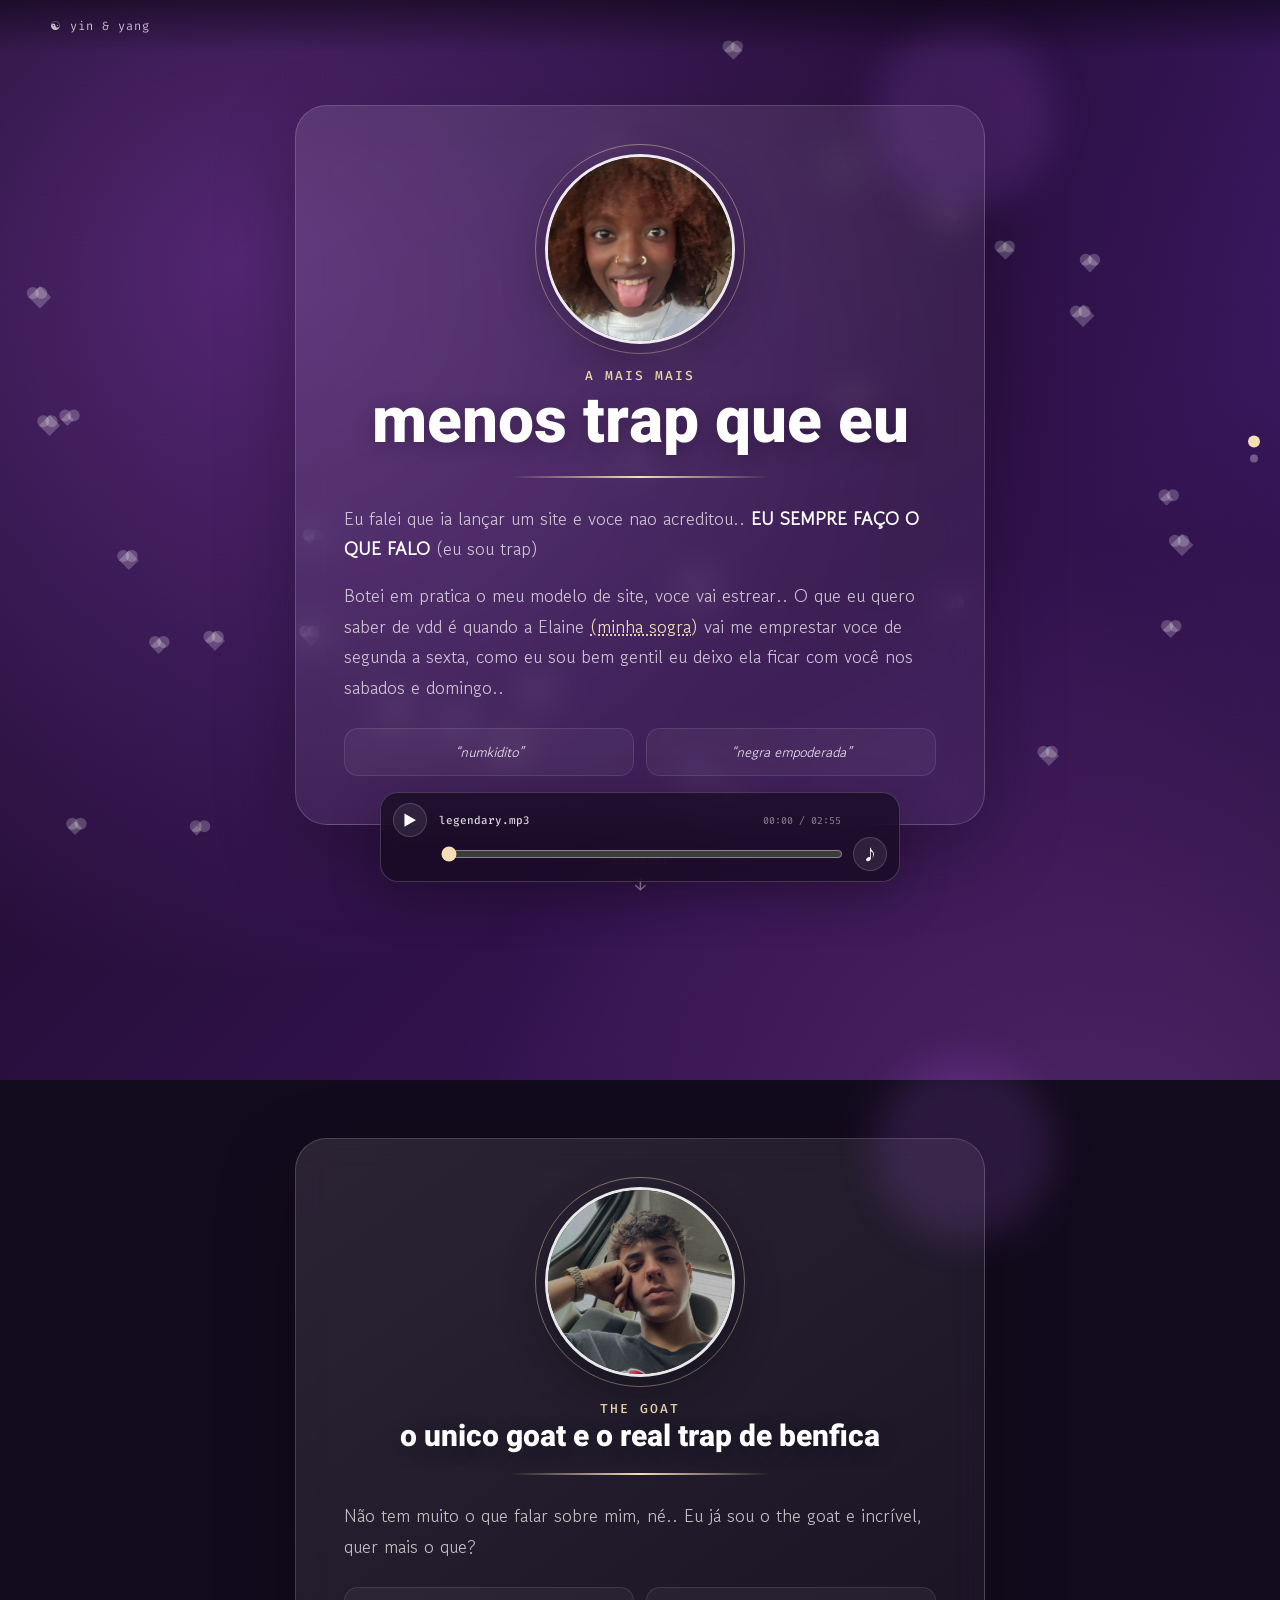
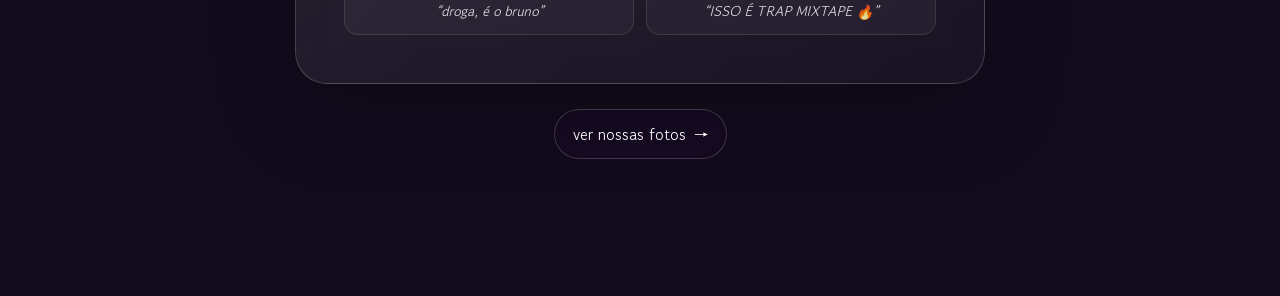
<file: index.html>
<!DOCTYPE html>
<html lang="pt-BR">
<head>
  <meta charset="UTF-8">
  <meta name="viewport" content="width=device-width, initial-scale=1.0">
  <meta name="theme-color" content="#3a1759">
  <meta property="og:title" content="yin e yang">
  <meta property="og:type" content="website">
  <title>yin e yang</title>
  <link rel="preconnect" href="https://fonts.googleapis.com">
  <link rel="preconnect" href="https://fonts.gstatic.com" crossorigin>
  <link href="https://fonts.googleapis.com/css2?family=Fira+Code:wght@400;500;600&family=Gowun+Dodum&family=Heebo:wght@400;500;600;700;800&display=swap" rel="stylesheet">
  <link rel="stylesheet" href="index.css">
</head>
<body>
  <div class="aurora" aria-hidden="true"></div>
  <div class="noise" aria-hidden="true"></div>
  <div id="hearts" class="hearts-container" aria-hidden="true"></div>

  <nav class="topbar" aria-label="Navegação">
    <span class="brand">☯ yin &amp; yang</span>
  </nav>

  <div class="progress" aria-hidden="true">
    <button class="progress-dot active" data-target="section-ste" aria-label="Ir para ela"></button>
    <button class="progress-dot" data-target="section-bruno" aria-label="Ir para Bruno"></button>
  </div>

  <main>
    <section id="section-ste" class="chapter chapter-ste">
      <div class="chapter-inner">
        <article class="person-card">
          <div class="portrait-wrap" id="ste-portrait-wrap">
            <button class="portrait-button" id="thought-trigger" type="button" aria-label="Mostrar pensamento dela">
              <img src="./ela.jpg" alt="Foto dela" class="portrait">
            </button>
            <span class="portrait-ring" aria-hidden="true"></span>
            <div class="thought-balloon" id="ste-thought" role="status" aria-hidden="true">
              <span>gente o bruninho é taaaao lindo</span>
            </div>
          </div>

          <div class="person-heading">
            <p class="eyebrow">a mais mais</p>
            <h1>menos trap que eu</h1>
            <div class="divider"></div>
          </div>

          <div class="about-card">
            <p>Eu falei que ia lançar um site e voce nao acreditou.. <strong>EU SEMPRE FAÇO O QUE FALO</strong> (eu sou trap)</p>
            <p>Botei em pratica o meu modelo de site, voce vai estrear.. O que eu quero saber de vdd é quando a Elaine <button class="spoiler-click" type="button">(minha sogra)</button> vai me emprestar voce de segunda a sexta, como eu sou bem gentil eu deixo ela ficar com você nos sabados e domingo..</p>
          </div>

          <div class="quotes" aria-label="Frases">
            <blockquote>“numkidito”</blockquote>
            <blockquote>“negra empoderada”</blockquote>
          </div>
        </article>

        <div class="scroll-cue" aria-hidden="true">
          <span>desce aí</span>
          <i>↓</i>
        </div>
      </div>
    </section>

    <section id="section-bruno" class="chapter chapter-bruno">
      <div class="chapter-inner">
        <article class="person-card">
          <div class="portrait-wrap" id="bruno-portrait-wrap">
            <button class="portrait-button" id="thought-trigger-bruno" type="button" aria-label="Mostrar pensamento do Bruno">
              <img src="./bruno.jpg" alt="Foto do Bruno" class="portrait">
            </button>
            <span class="portrait-ring" aria-hidden="true"></span>
            <div class="thought-balloon" id="bruno-thought" role="status" aria-hidden="true">
              <span>a Ste é taaaao linda</span>
            </div>
          </div>

          <div class="person-heading">
            <p class="eyebrow">the goat</p>
            <h2>o unico goat e o real trap de benfica</h2>
            <div class="divider"></div>
          </div>

          <div class="about-card">
            <p>Não tem muito o que falar sobre mim, né.. Eu já sou o the goat e incrível, quer mais o que?</p>
          </div>

          <div class="quotes" aria-label="Frases">
            <blockquote>“droga, é o bruno”</blockquote>
            <blockquote>“ISSO É TRAP MIXTAPE 🔥”</blockquote>
          </div>
        </article>

        <a href="fotos.html" class="final-link">ver nossas fotos <span>→</span></a>
      </div>
    </section>
  </main>


  <div class="music-player" id="music-player">
    <audio id="site-music-audio" src="./legendary.mp3" preload="metadata"></audio>
    <button id="music-toggle" class="music-button" type="button" aria-label="Tocar música">▶</button>
    <div class="music-info">
      <span class="music-title">legendary.mp3</span>
      <span id="music-time">00:00 / 00:00</span>
    </div>
    <input id="music-progress" class="music-progress" type="range" min="0" max="100" value="0" step="0.1" aria-label="Progresso da música">
    <button id="music-volume" class="music-volume" type="button" aria-label="Silenciar música">♪</button>
  </div>

  <script src="index.js"></script>
</body>
</html>
</file>
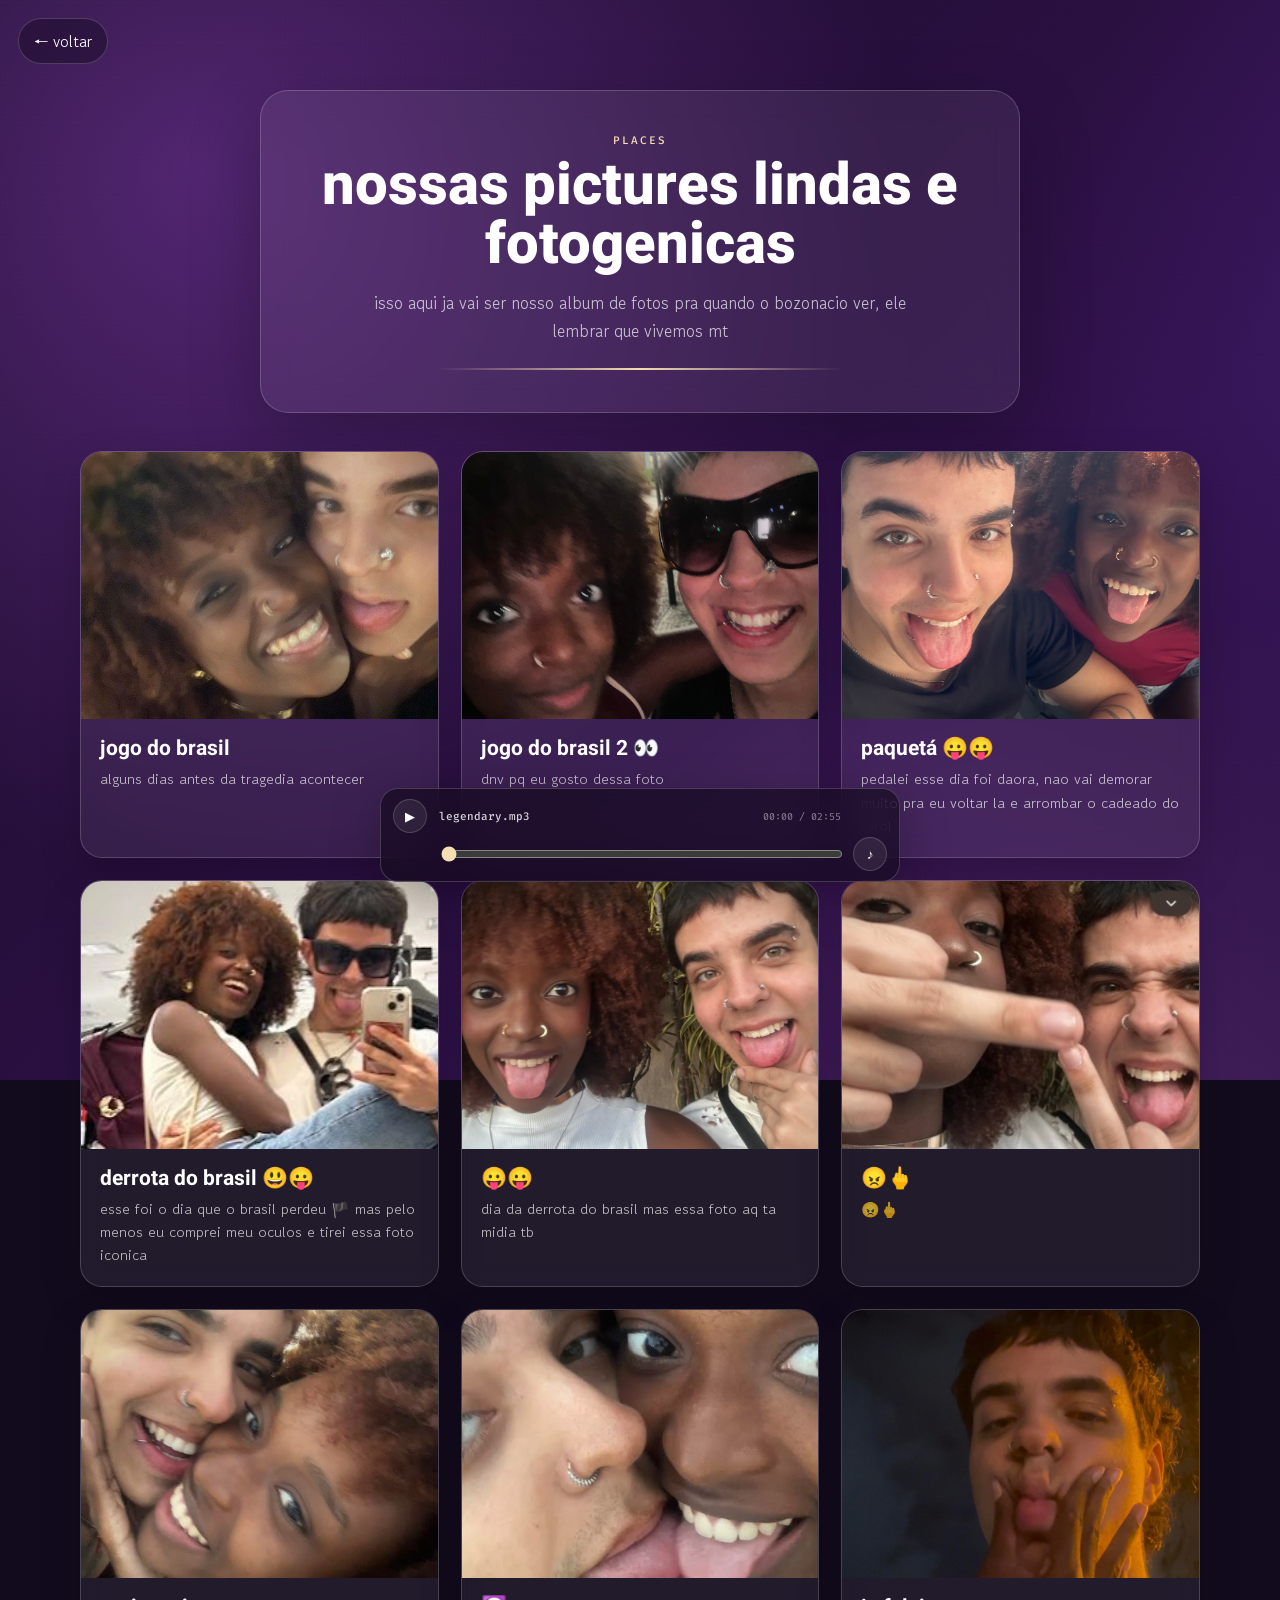
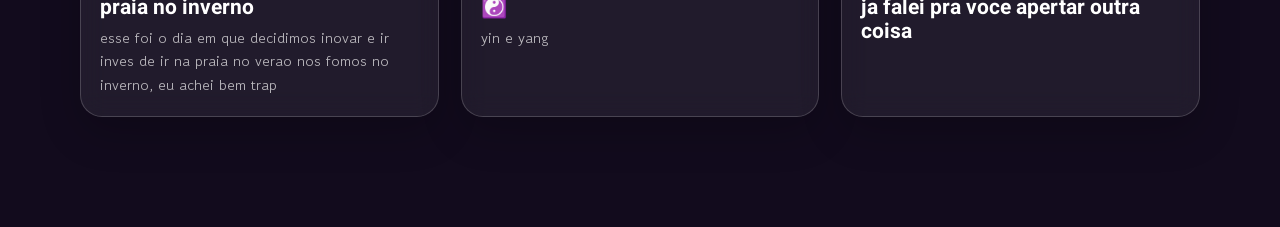
<file: fotos.html>
<!DOCTYPE html>
<html lang="pt-BR">
<head>
  <meta charset="UTF-8">
  <meta name="viewport" content="width=device-width, initial-scale=1.0">
  <meta name="theme-color" content="#3a1759">
  <title>nossas fotos</title>
  <link rel="preconnect" href="https://fonts.googleapis.com">
  <link rel="preconnect" href="https://fonts.gstatic.com" crossorigin>
  <link href="https://fonts.googleapis.com/css2?family=Fira+Code:wght@400;500;600&family=Gowun+Dodum&family=Heebo:wght@400;500;600;700;800&display=swap" rel="stylesheet">
  <link rel="stylesheet" href="fotos.css">
</head>
<body>
  <div class="photos-page-aurora" aria-hidden="true"></div>
  <div class="photos-noise" aria-hidden="true"></div>

  <a href="index.html" class="photos-page-back">← voltar</a>

  <main class="photos-page-content">
    <header class="photos-page-header">
      <span class="photos-page-kicker">places</span>
      <h1>nossas pictures lindas e fotogenicas</h1>
      <p>isso aqui ja vai ser nosso album de fotos pra quando o bozonacio ver, ele lembrar que vivemos mt</p>
      <hr>
    </header>

    <section class="photos-grid" aria-label="Galeria de fotos">
      <article class="photos-card"><div class="photos-image-wrap"><img src="1.jpeg" alt="Nossa foto 1" loading="lazy"></div><div class="photos-card-info"><h2>jogo do brasil</h2><p>alguns dias antes da tragedia acontecer</p></div></article>
      <article class="photos-card"><div class="photos-image-wrap"><img src="2.jpeg" alt="Nossa foto 2" loading="lazy"></div><div class="photos-card-info"><h2>jogo do brasil 2 👀</h2><p>dnv pq eu gosto dessa foto</p></div></article>
      <article class="photos-card"><div class="photos-image-wrap"><img src="3.jpeg" alt="Nossa foto 3" loading="lazy"></div><div class="photos-card-info"><h2>paquetá 😛😛</h2><p>pedalei esse dia foi daora, nao vai demorar muito pra eu voltar la e arrombar o cadeado do farol</p></div></article>
      <article class="photos-card"><div class="photos-image-wrap"><img src="4.jpg" alt="Nossa foto 4" loading="lazy"></div><div class="photos-card-info"><h2>derrota do brasil 😃😛</h2><p>esse foi o dia que o brasil perdeu 🏴 mas pelo menos eu comprei meu oculos e tirei essa foto iconica</p></div></article>
      <article class="photos-card"><div class="photos-image-wrap"><img src="5.jpeg" alt="Nossa foto 5" loading="lazy"></div><div class="photos-card-info"><h2>😛😛</h2><p>dia da derrota do brasil mas essa foto aq ta midia tb</p></div></article>
      <article class="photos-card"><div class="photos-image-wrap"><img src="6.jpg" alt="Nossa foto 6" loading="lazy"></div><div class="photos-card-info"><h2>😠🖕</h2><p>😠🖕</p></div></article>
      <article class="photos-card"><div class="photos-image-wrap"><img src="7.jpg" alt="Nossa foto 7" loading="lazy"></div><div class="photos-card-info"><h2>praia no inverno</h2><p>esse foi o dia em que decidimos inovar e ir inves de ir na praia no verao nos fomos no inverno, eu achei bem trap</p></div></article>
      <article class="photos-card"><div class="photos-image-wrap"><img src="8.jpeg" alt="Nossa foto 8" loading="lazy"></div><div class="photos-card-info"><h2>☯️</h2><p>yin e yang</p></div></article>
      <article class="photos-card"><div class="photos-image-wrap"><img src="9.jpg" alt="Nossa foto 9" loading="lazy"></div><div class="photos-card-info"><h2>ja falei pra voce apertar outra coisa</h2><p></p></div></article>
    </section>
  </main>

  <div class="music-player" id="music-player">
    <audio id="site-music-audio" src="./legendary.mp3" preload="metadata"></audio>
    <button id="music-toggle" class="music-button" type="button" aria-label="Tocar música">▶</button>
    <div class="music-info"><span class="music-title">legendary.mp3</span><span id="music-time">00:00 / 00:00</span></div>
    <input id="music-progress" class="music-progress" type="range" min="0" max="100" value="0" step="0.1" aria-label="Progresso da música">
    <button id="music-volume" class="music-volume" type="button" aria-label="Silenciar música">♪</button>
  </div>

  <script src="fotos.js"></script>
</body>
</html>
</file>
<file: index.css>
:root {
  --bg: #120b1d;
  --bg-2: #2a1240;
  --purple: #9c5cff;
  --pink: #e2a1ff;
  --cream: #f5deb3;
  --white: #fff;
  --muted: rgba(255, 255, 255, .72);
  --glass: rgba(255, 255, 255, .075);
  --border: rgba(255, 255, 255, .18);
  --shadow: 0 28px 80px rgba(0, 0, 0, .28);
}

* { box-sizing: border-box; }
html { scroll-behavior: smooth; }
body {
  margin: 0;
  min-width: 320px;
  min-height: 100vh;
  overflow-x: hidden;
  color: var(--white);
  font-family: "Gowun Dodum", sans-serif;
  background: var(--bg);
}
button, a { font: inherit; }
button { color: inherit; }

.aurora {
  position: fixed;
  inset: -20%;
  z-index: -3;
  background:
    radial-gradient(circle at 20% 25%, rgba(192, 91, 255, .32), transparent 30%),
    radial-gradient(circle at 78% 20%, rgba(93, 47, 180, .38), transparent 30%),
    radial-gradient(circle at 55% 80%, rgba(231, 127, 255, .20), transparent 35%),
    linear-gradient(135deg, #100919, #32124d 48%, #160b25);
  background-size: 140% 140%;
  animation: aurora 14s ease-in-out infinite alternate;
}
.noise {
  position: fixed;
  inset: 0;
  z-index: -2;
  pointer-events: none;
  opacity: .08;
  background-image: radial-gradient(rgba(255,255,255,.7) .6px, transparent .6px);
  background-size: 5px 5px;
  mix-blend-mode: soft-light;
}

@keyframes aurora {
  from { transform: scale(1) rotate(0deg); filter: blur(0); }
  to { transform: scale(1.08) rotate(2deg); filter: blur(2px); }
}

.topbar {
  position: fixed;
  top: 0;
  left: 0;
  right: 0;
  z-index: 20;
  display: flex;
  align-items: center;
  justify-content: space-between;
  gap: 20px;
  padding: 18px clamp(18px, 4vw, 50px);
  background: linear-gradient(to bottom, rgba(10, 5, 17, .55), transparent);
  pointer-events: none;
}
.brand {
  font-family: "Fira Code", monospace;
  font-size: 12px;
  letter-spacing: 1px;
  opacity: .72;
}
.photos-nav-button, .final-link {
  pointer-events: auto;
  display: inline-flex;
  align-items: center;
  gap: 8px;
  text-decoration: none;
  color: #fff;
  border: 1px solid var(--border);
  background: rgba(25, 11, 39, .48);
  backdrop-filter: blur(14px);
  -webkit-backdrop-filter: blur(14px);
  border-radius: 999px;
  transition: transform .25s ease, background .25s ease, border-color .25s ease;
}
.photos-nav-button { padding: 10px 15px; font-size: 14px; }
.photos-nav-button:hover, .final-link:hover { transform: translateY(-2px); background: rgba(255,255,255,.13); border-color: rgba(255,255,255,.35); }

.progress {
  position: fixed;
  top: 50%;
  right: 22px;
  z-index: 20;
  display: grid;
  gap: 9px;
  transform: translateY(-50%);
}
.progress-dot {
  width: 8px;
  height: 8px;
  padding: 0;
  border: 0;
  border-radius: 50%;
  background: rgba(255,255,255,.3);
  cursor: pointer;
  transition: transform .25s ease, background .25s ease;
}
.progress-dot.active { transform: scale(1.5); background: var(--cream); }

.chapter {
  position: relative;
  min-height: 100svh;
  padding: 105px 24px 100px;
  display: grid;
  place-items: center;
  isolation: isolate;
}
.chapter-inner { width: min(850px, 100%); position: relative; z-index: 2; }
.chapter-label {
  display: block;
  margin: 0 auto 18px;
  width: fit-content;
  font: 500 11px/1 "Fira Code", monospace;
  letter-spacing: 2px;
  text-transform: uppercase;
  color: var(--cream);
  opacity: .8;
}

.person-card {
  position: relative;
  width: min(690px, 100%);
  margin: 0 auto;
  padding: clamp(24px, 5vw, 48px);
  border: 1px solid var(--border);
  border-radius: 32px;
  background: linear-gradient(145deg, rgba(255,255,255,.105), rgba(255,255,255,.035));
  box-shadow: var(--shadow);
  backdrop-filter: blur(18px);
  -webkit-backdrop-filter: blur(18px);
  text-align: center;
}
.person-card::before {
  content: "";
  position: absolute;
  width: 180px;
  height: 180px;
  top: -80px;
  right: -70px;
  border-radius: 50%;
  background: rgba(191, 102, 255, .15);
  filter: blur(18px);
  pointer-events: none;
}

.portrait-wrap {
  position: relative;
  width: 190px;
  height: 190px;
  margin: 0 auto 24px;
  z-index: 4;
}
.portrait-button {
  position: relative;
  display: block;
  width: 100%;
  height: 100%;
  padding: 0;
  border: 0;
  border-radius: 50%;
  background: transparent;
  cursor: pointer;
  z-index: 2;
}
.portrait {
  display: block;
  width: 100%;
  height: 100%;
  object-fit: cover;
  border-radius: 50%;
  border: 3px solid rgba(255,255,255,.9);
  box-shadow: 0 15px 45px rgba(0,0,0,.3);
  transition: transform .35s ease;
}
.portrait-button:hover .portrait { transform: scale(1.045); }
.portrait-ring {
  position: absolute;
  inset: -10px;
  border: 1px solid rgba(245,222,179,.45);
  border-radius: 50%;
  animation: ring 6s linear infinite;
  pointer-events: none;
}
@keyframes ring { to { transform: rotate(360deg); } }

.thought-balloon {
  position: absolute;
  left: calc(100% + 22px);
  top: 50%;
  width: min(250px, 42vw);
  padding: 13px 16px;
  border: 1px solid rgba(255,255,255,.28);
  border-radius: 18px;
  background: rgba(35, 15, 50, .88);
  backdrop-filter: blur(16px);
  -webkit-backdrop-filter: blur(16px);
  box-shadow: 0 18px 45px rgba(0,0,0,.28);
  color: #fff;
  font-size: 14px;
  line-height: 1.45;
  text-align: left;
  opacity: 0;
  visibility: hidden;
  pointer-events: none;
  transform: translate(8px, -50%) scale(.96);
  transform-origin: left center;
  transition: opacity .22s ease, transform .22s ease, visibility .22s ease;
  z-index: 8;
}
.thought-balloon::before {
  content: "";
  position: absolute;
  left: -7px;
  top: 50%;
  width: 13px;
  height: 13px;
  background: rgba(35,15,50,.88);
  border-left: 1px solid rgba(255,255,255,.22);
  border-bottom: 1px solid rgba(255,255,255,.22);
  transform: translateY(-50%) rotate(45deg);
}
.thought-balloon::after {
  content: "";
  position: absolute;
  left: -25px;
  bottom: -13px;
  width: 10px;
  height: 10px;
  border-radius: 50%;
  background: rgba(35,15,50,.72);
  box-shadow: -13px 12px 0 -2px rgba(35,15,50,.55);
}
.thought-balloon span { display: block; }
.thought-open .thought-balloon {
  opacity: 1;
  visibility: visible;
  transform: translate(0, -50%) scale(1);
}
@media (prefers-reduced-motion: reduce) {
  .thought-balloon { transition: opacity .15s ease, visibility .15s ease; transform: translate(0, -50%) scale(1); }
}
.eyebrow { margin: 0 0 5px; color: var(--cream); font: 500 13px/1.2 "Fira Code", monospace; letter-spacing: 2px; text-transform: uppercase; }
.person-heading h1, .person-heading h2 { margin: 0; color: #fff; font-family: "Heebo", sans-serif; font-weight: 800; line-height: 1.05; text-shadow: 0 4px 20px rgba(0,0,0,.25); }
.person-heading h1 { font-size: clamp(36px, 7vw, 64px); }
.person-heading h2 { font-size: clamp(21px, 4vw, 30px); }
.divider { width: min(260px, 70%); height: 2px; margin: 20px auto 25px; background: linear-gradient(90deg, transparent, var(--cream), transparent); }

.about-card { color: var(--muted); font-size: clamp(16px, 2.1vw, 18px); line-height: 1.7; text-align: left; }
.about-card p { margin: 0 0 16px; }
.about-card p:last-child { margin-bottom: 0; }
.about-card strong { color: #fff; }
.spoiler-click { padding: 0; border: 0; background: transparent; color: var(--cream); cursor: pointer; text-decoration: underline dotted; }
.spoiler-click.revealed { color: #fff; text-decoration: none; }

.quotes { display: grid; grid-template-columns: repeat(2, 1fr); gap: 12px; margin-top: 26px; }
.quote, .quotes blockquote { margin: 0; padding: 13px 12px; border: 1px solid rgba(255,255,255,.1); border-radius: 14px; background: rgba(255,255,255,.045); color: rgba(255,255,255,.86); font-size: 14px; font-style: italic; }

.scroll-cue { display: grid; justify-items: center; gap: 4px; margin-top: 28px; color: rgba(255,255,255,.52); font: 11px "Fira Code", monospace; }
.scroll-cue i { font-style: normal; font-size: 18px; animation: bounce 1.5s ease-in-out infinite; }
@keyframes bounce { 50% { transform: translateY(5px); } }
.final-link { display: flex; width: fit-content; margin: 25px auto 0; padding: 12px 18px; }
.final-link span { transition: transform .2s ease; }
.final-link:hover span { transform: translateX(3px); }

.hearts-container { position: fixed; inset: 0; z-index: -1; pointer-events: none; overflow: hidden; }
.heart { position: absolute; width: 12px; height: 12px; background: rgba(255,255,255,.22); transform: rotate(-45deg); animation: floatHeart linear infinite; }
.heart::before, .heart::after { content: ""; position: absolute; width: 12px; height: 12px; border-radius: 50%; background: inherit; }
.heart::before { top: -6px; left: 0; }
.heart::after { top: 0; left: 6px; }
@keyframes floatHeart { from { opacity: 0; transform: translateY(20px) rotate(-45deg) scale(.8); } 15% { opacity: .8; } 85% { opacity: .5; } to { opacity: 0; transform: translateY(-120px) rotate(315deg) scale(1.2); } }

.thought-layer { position: fixed; inset: 0; z-index: 50; pointer-events: none; }
.thought-balloon { position: absolute; width: min(270px, calc(100vw - 40px)); padding: 15px 17px; border: 1px solid rgba(255,255,255,.3); border-radius: 18px; background: rgba(35, 15, 50, .82); backdrop-filter: blur(16px); -webkit-backdrop-filter: blur(16px); box-shadow: 0 18px 45px rgba(0,0,0,.28); color: #fff; font-size: 14px; line-height: 1.5; animation: thoughtIn .3s ease both; }
.thought-balloon::after { content: ""; position: absolute; bottom: -7px; left: 25px; width: 13px; height: 13px; background: rgba(35,15,50,.82); border-right: 1px solid rgba(255,255,255,.25); border-bottom: 1px solid rgba(255,255,255,.25); transform: rotate(45deg); }
.thought-balloon p { margin: 0; }
@keyframes thoughtIn { from { opacity: 0; transform: translateY(8px) scale(.96); } to { opacity: 1; transform: translateY(0) scale(1); } }

.music-player { position: fixed; left: 50%; bottom: 18px; z-index: 30; transform: translateX(-50%); width: min(520px, calc(100vw - 28px)); display: grid; grid-template-columns: auto 1fr auto; grid-template-rows: auto auto; align-items: center; column-gap: 12px; padding: 10px 12px; border: 1px solid rgba(255,255,255,.18); border-radius: 18px; background: rgba(20, 9, 30, .7); backdrop-filter: blur(18px); -webkit-backdrop-filter: blur(18px); box-shadow: 0 15px 50px rgba(0,0,0,.28); }
.music-button, .music-volume { width: 34px; height: 34px; padding: 0; border: 1px solid rgba(255,255,255,.16); border-radius: 50%; background: rgba(255,255,255,.08); cursor: pointer; }
.music-button:hover, .music-volume:hover { background: rgba(255,255,255,.16); }
.music-info { display: flex; align-items: center; justify-content: space-between; min-width: 0; gap: 10px; }
.music-title { overflow: hidden; text-overflow: ellipsis; white-space: nowrap; font: 500 11px "Fira Code", monospace; color: rgba(255,255,255,.82); }
#music-time { flex: none; color: rgba(255,255,255,.5); font: 10px "Fira Code", monospace; }
.music-progress { grid-column: 2 / 3; width: 100%; accent-color: var(--cream); cursor: pointer; }

@media (max-width: 600px) {
  .topbar { padding: 14px 14px; }
  .brand { display: none; }
  .photos-nav-button { margin-left: auto; }
  .progress { right: 10px; }
  .chapter { padding: 88px 15px 100px; }
  .person-card { border-radius: 24px; padding: 26px 20px; }
  .portrait-wrap { width: 155px; height: 155px; }
  .thought-balloon {
    left: 50%;
    top: calc(100% + 16px);
    width: min(270px, calc(100vw - 52px));
    transform: translate(-50%, -6px) scale(.96);
    transform-origin: top center;
    text-align: center;
  }
  .thought-balloon::before {
    left: 50%;
    top: -7px;
    transform: translateX(-50%) rotate(45deg);
    border-left: 1px solid rgba(255,255,255,.22);
    border-bottom: 0;
    border-top: 1px solid rgba(255,255,255,.22);
    border-right: 0;
  }
  .thought-balloon::after {
    left: auto;
    right: 22%;
    bottom: -22px;
  }
  .thought-open { margin-bottom: 84px; }
  .thought-open .thought-balloon { transform: translate(-50%, 0) scale(1); }
  .quotes { grid-template-columns: 1fr; }
  .about-card { text-align: center; }
  .music-player { bottom: 10px; border-radius: 15px; }
}

@media (max-width: 390px) {
  .photos-nav-button { font-size: 12px; padding: 9px 12px; }
  .chapter { padding-left: 10px; padding-right: 10px; }
  .person-card { padding: 22px 16px; }
  .portrait-wrap { width: 135px; height: 135px; }
  .thought-balloon { width: calc(100vw - 36px); font-size: 13px; }
  .thought-open { margin-bottom: 82px; }
  .music-title { max-width: 100px; }
}

@media (prefers-reduced-motion: reduce) {
  html { scroll-behavior: auto; }
  *, *::before, *::after { animation-duration: .01ms !important; animation-iteration-count: 1 !important; transition-duration: .01ms !important; }
}
</file>
<file: fotos.css>
:root { --cream:#f5deb3; --border:rgba(255,255,255,.18); --muted:rgba(255,255,255,.7); }
* { box-sizing:border-box; }
html { min-height:100%; scroll-behavior:smooth; }
body { min-height:100vh; margin:0; padding:90px clamp(14px,4vw,42px) 110px; color:#fff; font-family:"Gowun Dodum",sans-serif; background:#120b1d; overflow-x:hidden; }
.photos-page-aurora { position:fixed; inset:-20%; z-index:-3; background:radial-gradient(circle at 18% 20%,rgba(192,91,255,.32),transparent 28%),radial-gradient(circle at 80% 30%,rgba(93,47,180,.38),transparent 30%),radial-gradient(circle at 55% 85%,rgba(231,127,255,.18),transparent 35%),linear-gradient(135deg,#100919,#32124d 48%,#160b25); background-size:140% 140%; animation:aurora 14s ease-in-out infinite alternate; }
.photos-noise { position:fixed; inset:0; z-index:-2; pointer-events:none; opacity:.08; background-image:radial-gradient(rgba(255,255,255,.7) .6px,transparent .6px); background-size:5px 5px; mix-blend-mode:soft-light; }
@keyframes aurora { from{transform:scale(1)} to{transform:scale(1.08) rotate(2deg)} }
.photos-page-back { position:fixed; top:18px; left:18px; z-index:20; padding:10px 15px; color:#fff; text-decoration:none; border:1px solid var(--border); border-radius:999px; background:rgba(25,11,39,.5); backdrop-filter:blur(14px); -webkit-backdrop-filter:blur(14px); transition:.25s ease; }
.photos-page-back:hover { transform:translateY(-2px); background:rgba(255,255,255,.13); }
.photos-page-content { width:min(1120px,100%); margin:auto; }
.photos-page-header { width:min(760px,100%); margin:0 auto 38px; padding:clamp(24px,5vw,42px); text-align:center; border:1px solid var(--border); border-radius:28px; background:rgba(255,255,255,.07); backdrop-filter:blur(16px); -webkit-backdrop-filter:blur(16px); box-shadow:0 25px 70px rgba(0,0,0,.25); }
.photos-page-kicker { display:block; margin-bottom:8px; color:var(--cream); font:500 11px "Fira Code",monospace; letter-spacing:2px; text-transform:uppercase; }
.photos-page-header h1 { margin:0; color:#fff; font:800 clamp(34px,6vw,58px)/1.02 "Heebo",sans-serif; }
.photos-page-header p { max-width:580px; margin:15px auto 0; color:var(--muted); font-size:17px; line-height:1.6; }
.photos-page-header hr { width:60%; height:2px; margin:24px auto 0; border:0; background:linear-gradient(90deg,transparent,var(--cream),transparent); }
.photos-grid { display:grid; grid-template-columns:repeat(3,minmax(0,1fr)); gap:22px; }
.photos-card { overflow:hidden; border:1px solid var(--border); border-radius:22px; background:rgba(255,255,255,.065); backdrop-filter:blur(12px); -webkit-backdrop-filter:blur(12px); box-shadow:0 16px 42px rgba(0,0,0,.2); transition:transform .3s ease,box-shadow .3s ease; }
.photos-card:hover { transform:translateY(-6px); box-shadow:0 25px 55px rgba(0,0,0,.3); }
.photos-image-wrap { width:100%; aspect-ratio:4/3; overflow:hidden; background:rgba(0,0,0,.2); }
.photos-image-wrap img { display:block; width:100%; height:100%; object-fit:cover; transition:transform .45s ease; }
.photos-card:hover img { transform:scale(1.045); }
.photos-card-info { padding:18px 19px 20px; }
.photos-card-info h2 { margin:0 0 6px; color:#fff; font:700 21px/1.15 "Heebo",sans-serif; }
.photos-card-info p { margin:0; color:var(--muted); font-size:15px; line-height:1.55; }
.music-player { position:fixed; left:50%; bottom:18px; z-index:30; transform:translateX(-50%); width:min(520px,calc(100vw - 28px)); display:grid; grid-template-columns:auto 1fr auto; grid-template-rows:auto auto; align-items:center; gap:4px 12px; padding:10px 12px; border:1px solid rgba(255,255,255,.18); border-radius:18px; background:rgba(20,9,30,.7); backdrop-filter:blur(18px); -webkit-backdrop-filter:blur(18px); box-shadow:0 15px 50px rgba(0,0,0,.28); }
.music-button,.music-volume { width:34px;height:34px;padding:0;border:1px solid rgba(255,255,255,.16);border-radius:50%;background:rgba(255,255,255,.08);color:#fff;cursor:pointer; }
.music-button:hover,.music-volume:hover { background:rgba(255,255,255,.16); }
.music-info { display:flex;justify-content:space-between;align-items:center;gap:10px;min-width:0; }
.music-title { overflow:hidden;text-overflow:ellipsis;white-space:nowrap;font:500 11px "Fira Code",monospace;color:rgba(255,255,255,.82); }
#music-time { color:rgba(255,255,255,.5);font:10px "Fira Code",monospace;white-space:nowrap; }
.music-progress { grid-column:2;width:100%;accent-color:var(--cream); }
@media(max-width:850px){.photos-grid{grid-template-columns:repeat(2,minmax(0,1fr));}}
@media(max-width:580px){body{padding:78px 10px 105px}.photos-page-back{top:12px;left:12px;font-size:13px;padding:9px 13px}.photos-grid{grid-template-columns:1fr;gap:16px}.photos-page-header{margin-bottom:25px;border-radius:22px}.photos-page-header p{font-size:15px}.photos-card{border-radius:18px}.music-player{bottom:10px;border-radius:15px}}
@media(prefers-reduced-motion:reduce){*,*::before,*::after{animation-duration:.01ms!important;transition-duration:.01ms!important}}
</file>
